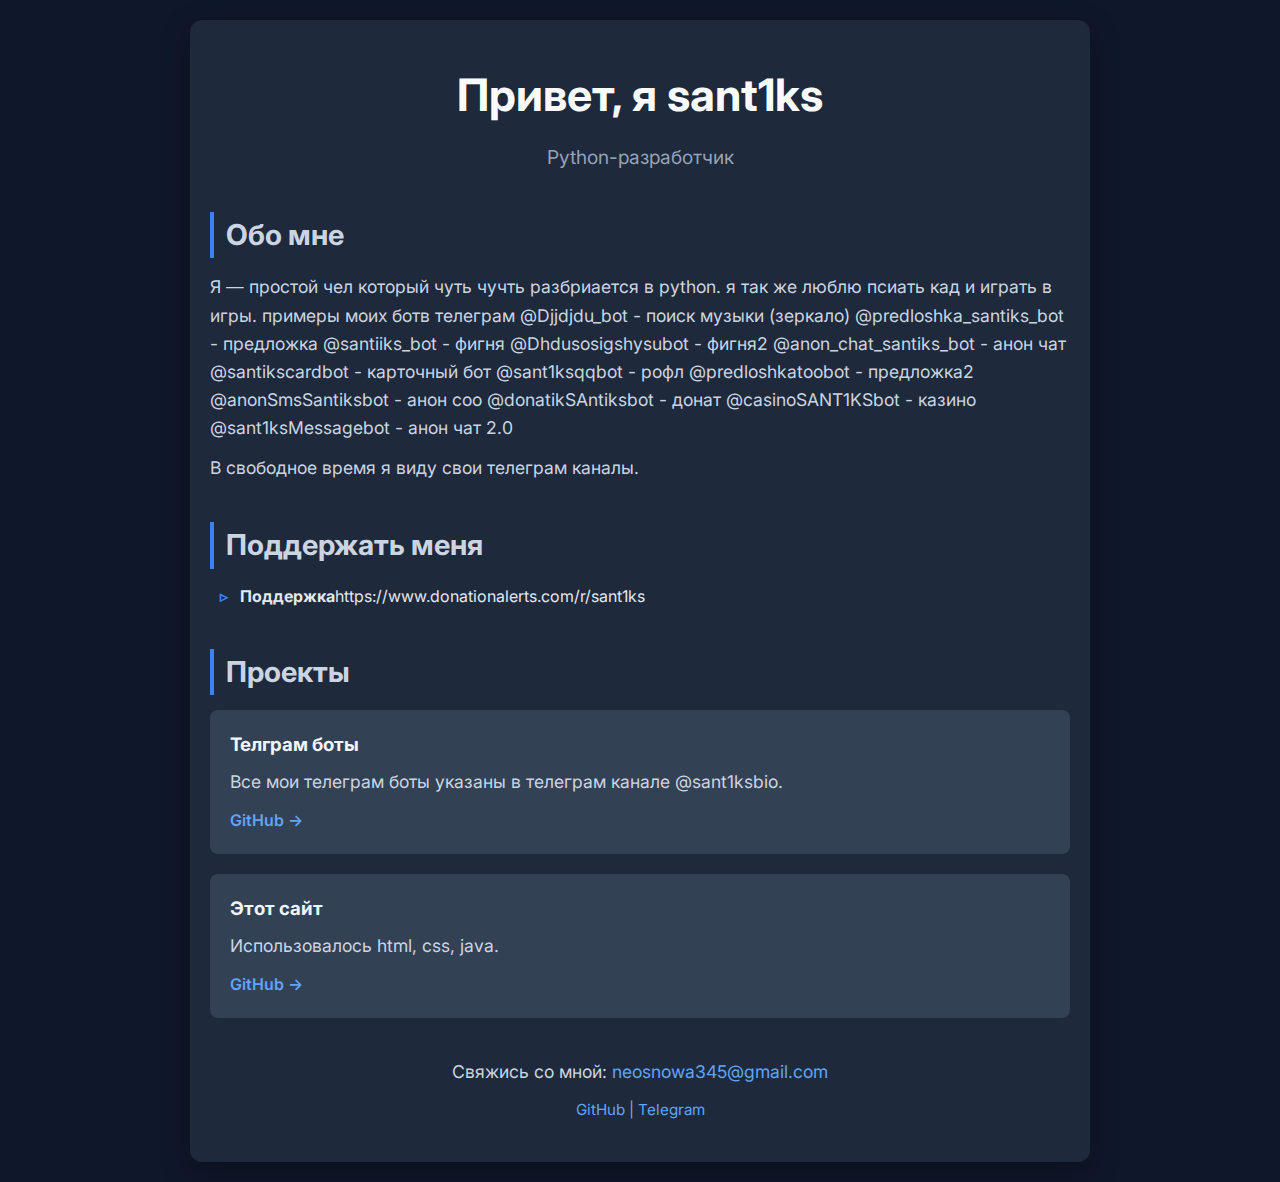
<file: index.html>
<!DOCTYPE html>
<html lang="ru">
<head>
  <meta charset="UTF-8" />
  <meta name="viewport" content="width=device-width, initial-scale=1.0"/>
  <title>sant1ks</title>
  <link rel="stylesheet" href="style.css" />
  <link href="https://fonts.googleapis.com/css2?family=Inter:wght@300;400;600;700&display=swap" rel="stylesheet">
</head>
<body>
  <div class="container">
    <header class="header">
      <h1>Привет, я sant1ks</h1>
      <p class="subtitle">Python-разработчик</p>
    </header>

    <section class="about">
      <h2>Обо мне</h2>
      <p>
        Я — простой чел который чуть чучть разбриается в python. я так же люблю псиать кад и играть в игры. примеры моих ботв телеграм @Djjdjdu_bot - поиск музыки (зеркало) @predloshka_santiks_bot - предложка @santiiks_bot - фигня @Dhdusosigshysubot - фигня2 @anon_chat_santiks_bot - анон чат @santikscardbot - карточный бот @sant1ksqqbot - рофл @predloshkatoobot - предложка2 @anonSmsSantiksbot - анон соо @donatikSAntiksbot - донат @casinoSANT1KSbot - казинo @sant1ksMessagebot - анон чат 2.0
      </p>
      <p>
        В свободное время я виду свои телеграм каналы.
      </p>
    </section>

    <section class="skills">
      <h2>Поддержать меня</h2>
      <ul>
        <li><strong>Поддержка</strong>https://www.donationalerts.com/r/sant1ks</li>
      </ul>
    </section>

    <section class="projects">
      <h2>Проекты</h2>
      <div class="project-card">
        <h3>Телграм боты</h3>
        <p>Все мои телеграм боты указаны в телеграм канале @sant1ksbio.</p>
        <a href="https://github.com/sant1ks1/site-bio" target="_blank">GitHub →</a>
      </div>
      <div class="project-card">
        <h3>Этот сайт</h3>
        <p>Использовалось html, css, java.</p>
        <a href="https://github.com/sant1ks1/site-bio" target="_blank">GitHub →</a>
      </div>
    </section>

    <footer class="footer">
      <p>Свяжись со мной: <a href="mailto:neosnowa345@gmail.com">neosnowa345@gmail.com</a></p>
      <div class="social">
        <a href="https://github.com/sant1ks1" target="_blank">GitHub</a> |
        <a href="https://t.me/sant1ksbio" target="_blank">Telegram</a>
      </div>
    </footer>
  </div>

  <script src="script.js"></script>
</body>
</html>
</file>
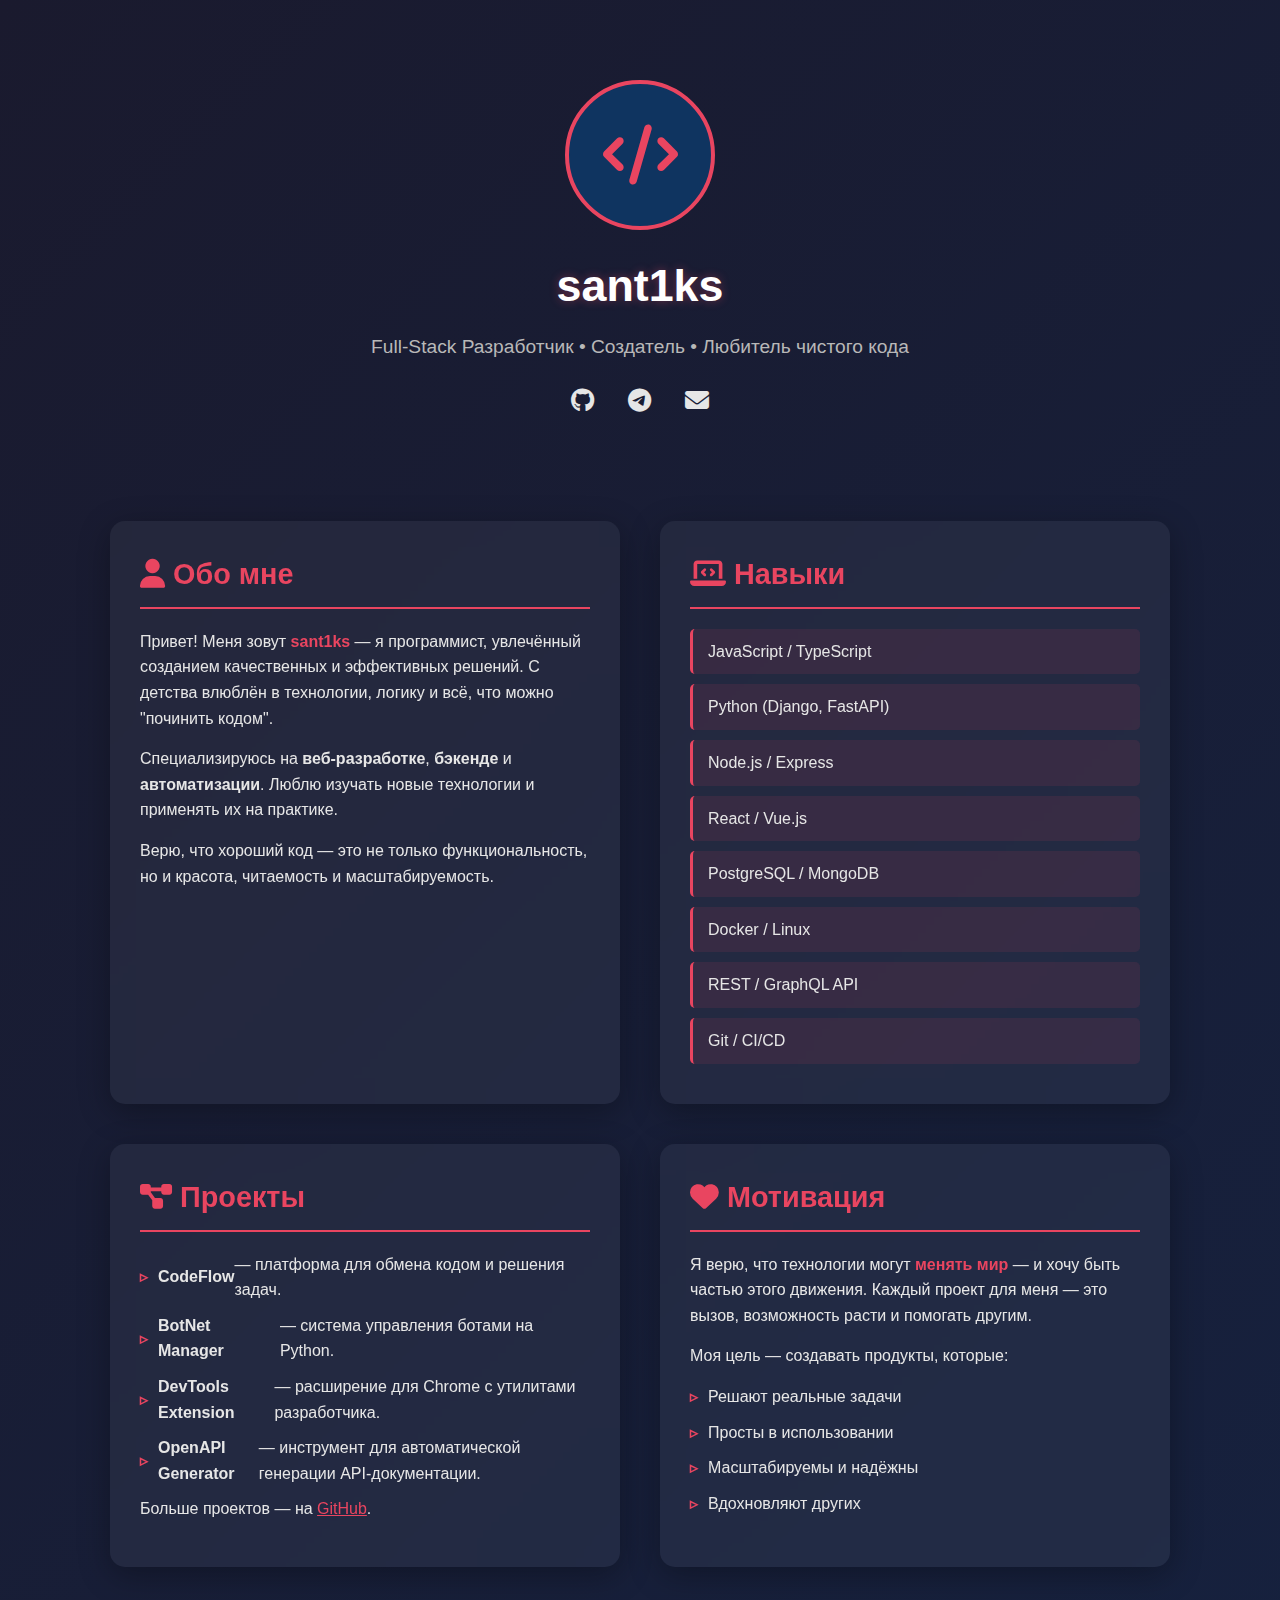
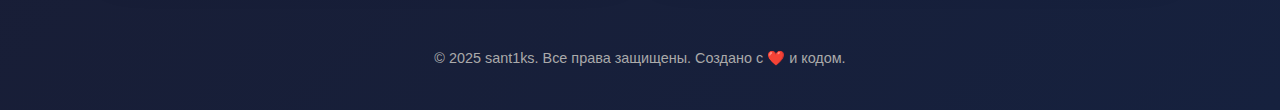
<file: code.html>
<!DOCTYPE html>
<html lang="ru">
<head>
  <meta charset="UTF-8" />
  <meta name="viewport" content="width=device-width, initial-scale=1.0"/>
  <title>sant1ks — Программист и разработчик</title>
  <link rel="stylesheet" href="https://cdnjs.cloudflare.com/ajax/libs/font-awesome/6.4.0/css/all.min.css"/>
  <style>
    /* Глобальные стили */
    * {
      margin: 0;
      padding: 0;
      box-sizing: border-box;
    }

    body {
      font-family: 'Segoe UI', Tahoma, Geneva, Verdana, sans-serif;
      background: linear-gradient(135deg, #1a1a2e, #16213e);
      color: #e6e6e6;
      line-height: 1.6;
      min-height: 100vh;
    }

    .container {
      max-width: 1100px;
      margin: 0 auto;
      padding: 20px;
    }

    header {
      text-align: center;
      padding: 60px 20px;
    }

    .avatar {
      width: 150px;
      height: 150px;
      border-radius: 50%;
      background: #0f3460;
      margin: 0 auto 20px;
      border: 4px solid #e94560;
      display: flex;
      align-items: center;
      justify-content: center;
      font-size: 60px;
      color: #e94560;
    }

    h1 {
      font-size: 2.8rem;
      margin-bottom: 10px;
      color: #fff;
      text-shadow: 0 0 10px rgba(233, 69, 96, 0.4);
    }

    .tagline {
      font-size: 1.2rem;
      color: #b8b8b8;
      margin-bottom: 20px;
    }

    .social-links a {
      color: #e6e6e6;
      font-size: 1.5rem;
      margin: 0 15px;
      transition: color 0.3s ease;
    }

    .social-links a:hover {
      color: #e94560;
    }

    main {
      display: grid;
      grid-template-columns: 1fr;
      gap: 40px;
      margin-top: 40px;
    }

    @media (min-width: 768px) {
      main {
        grid-template-columns: 1fr 1fr;
      }
    }

    .section {
      background: rgba(255, 255, 255, 0.05);
      backdrop-filter: blur(10px);
      border-radius: 15px;
      padding: 30px;
      box-shadow: 0 8px 32px rgba(0, 0, 0, 0.3);
      transition: transform 0.3s ease;
    }

    .section:hover {
      transform: translateY(-5px);
    }

    h2 {
      font-size: 1.8rem;
      margin-bottom: 20px;
      color: #e94560;
      border-bottom: 2px solid #e94560;
      padding-bottom: 10px;
    }

    p {
      margin-bottom: 15px;
    }

    ul {
      list-style: none;
    }

    ul li {
      margin-bottom: 10px;
      display: flex;
      align-items: center;
    }

    ul li::before {
      content: "▹";
      color: #e94560;
      margin-right: 10px;
      font-weight: bold;
    }

    .skills .skill-item {
      background: rgba(233, 69, 96, 0.1);
      border-left: 3px solid #e94560;
      padding: 10px 15px;
      margin-bottom: 10px;
      border-radius: 5px;
    }

    footer {
      text-align: center;
      margin-top: 60px;
      padding: 20px;
      color: #aaa;
      font-size: 0.9rem;
    }

    .highlight {
      color: #e94560;
      font-weight: bold;
    }
  </style>
</head>
<body>
  <div class="container">
    <header>
      <div class="avatar">
        <i class="fas fa-code"></i>
      </div>
      <h1>sant1ks</h1>
      <p class="tagline">Full-Stack Разработчик • Создатель • Любитель чистого кода</p>
      <div class="social-links">
        <a href="https://github.com/sant1ks" target="_blank"><i class="fab fa-github"></i></a>
        <a href="https://t.me/sant1ks" target="_blank"><i class="fab fa-telegram"></i></a>
        <a href="mailto:sant1ks@example.com"><i class="fas fa-envelope"></i></a>
      </div>
    </header>

    <main>
      <section class="section">
        <h2><i class="fas fa-user"></i> Обо мне</h2>
        <p>Привет! Меня зовут <span class="highlight">sant1ks</span> — я программист, увлечённый созданием качественных и эффективных решений. С детства влюблён в технологии, логику и всё, что можно "починить кодом".</p>
        <p>Специализируюсь на <strong>веб-разработке</strong>, <strong>бэкенде</strong> и <strong>автоматизации</strong>. Люблю изучать новые технологии и применять их на практике.</p>
        <p>Верю, что хороший код — это не только функциональность, но и красота, читаемость и масштабируемость.</p>
      </section>

      <section class="section">
        <h2><i class="fas fa-laptop-code"></i> Навыки</h2>
        <div class="skills">
          <div class="skill-item">JavaScript / TypeScript</div>
          <div class="skill-item">Python (Django, FastAPI)</div>
          <div class="skill-item">Node.js / Express</div>
          <div class="skill-item">React / Vue.js</div>
          <div class="skill-item">PostgreSQL / MongoDB</div>
          <div class="skill-item">Docker / Linux</div>
          <div class="skill-item">REST / GraphQL API</div>
          <div class="skill-item">Git / CI/CD</div>
        </div>
      </section>

      <section class="section">
        <h2><i class="fas fa-project-diagram"></i> Проекты</h2>
        <ul>
          <li><strong>CodeFlow</strong> — платформа для обмена кодом и решения задач.</li>
          <li><strong>BotNet Manager</strong> — система управления ботами на Python.</li>
          <li><strong>DevTools Extension</strong> — расширение для Chrome с утилитами разработчика.</li>
          <li><strong>OpenAPI Generator</strong> — инструмент для автоматической генерации API-документации.</li>
        </ul>
        <p>Больше проектов — на <a href="https://github.com/sant1ks" target="_blank" style="color:#e94560;">GitHub</a>.</p>
      </section>

      <section class="section">
        <h2><i class="fas fa-heart"></i> Мотивация</h2>
        <p>Я верю, что технологии могут <span class="highlight">менять мир</span> — и хочу быть частью этого движения. Каждый проект для меня — это вызов, возможность расти и помогать другим.</p>
        <p>Моя цель — создавать продукты, которые:</p>
        <ul>
          <li>Решают реальные задачи</li>
          <li>Просты в использовании</li>
          <li>Масштабируемы и надёжны</li>
          <li>Вдохновляют других</li>
        </ul>
      </section>
    </main>

    <footer>
      &copy; 2025 sant1ks. Все права защищены. Создано с ❤️ и кодом.
    </footer>
  </div>
</body>
</html>
</file>
<file: style.css>
* {
  margin: 0;
  padding: 0;
  box-sizing: border-box;
}

body {
  background-color: #0f172a;
  color: #e2e8f0;
  font-family: 'Inter', sans-serif;
  line-height: 1.6;
  padding: 20px;
}

.container {
  max-width: 900px;
  margin: 0 auto;
  padding: 40px 20px;
  background-color: #1e293b;
  border-radius: 12px;
  box-shadow: 0 10px 30px rgba(0, 0, 0, 0.3);
}

.header {
  text-align: center;
  margin-bottom: 40px;
}

.header h1 {
  font-size: 2.8rem;
  color: #f8fafc;
  margin-bottom: 10px;
}

.subtitle {
  font-size: 1.2rem;
  color: #94a3b8;
  font-weight: 400;
}

section {
  margin-bottom: 40px;
}

h2 {
  font-size: 1.8rem;
  color: #cbd5e1;
  margin-bottom: 15px;
  border-left: 4px solid #3b82f6;
  padding-left: 12px;
}

p {
  font-size: 1.1rem;
  color: #cbd5e1;
  margin-bottom: 12px;
}

ul {
  list-style: none;
  padding-left: 10px;
}

ul li {
  margin-bottom: 10px;
  position: relative;
  padding-left: 20px;
}

ul li::before {
  content: "▹";
  color: #3b82f6;
  position: absolute;
  left: 0;
  font-weight: bold;
}

.project-card {
  background-color: #334155;
  padding: 20px;
  border-radius: 8px;
  margin-bottom: 20px;
  transition: transform 0.2s ease;
}

.project-card:hover {
  transform: translateY(-4px);
  box-shadow: 0 5px 15px rgba(0, 0, 0, 0.2);
}

.project-card h3 {
  color: #f1f5f9;
  margin-bottom: 8px;
}

.project-card a {
  color: #60a5fa;
  text-decoration: none;
  font-weight: 600;
}

.project-card a:hover {
  text-decoration: underline;
}

.footer {
  text-align: center;
  margin-top: 40px;
  color: #94a3b8;
  font-size: 0.95rem;
}

.footer a {
  color: #60a5fa;
  text-decoration: none;
}

.footer a:hover {
  text-decoration: underline;
}

.social {
  margin-top: 10px;
}

/* Анимация появления */
@keyframes fadeIn {
  from { opacity: 0; transform: translateY(10px); }
  to { opacity: 1; transform: translateY(0); }
}

.container {
  animation: fadeIn 0.8s ease-out;
}

/* Медиа-запросы */
@media (max-width: 768px) {
  .header h1 {
    font-size: 2.2rem;
  }
  .container {
    padding: 20px;
  }
}
</file>
